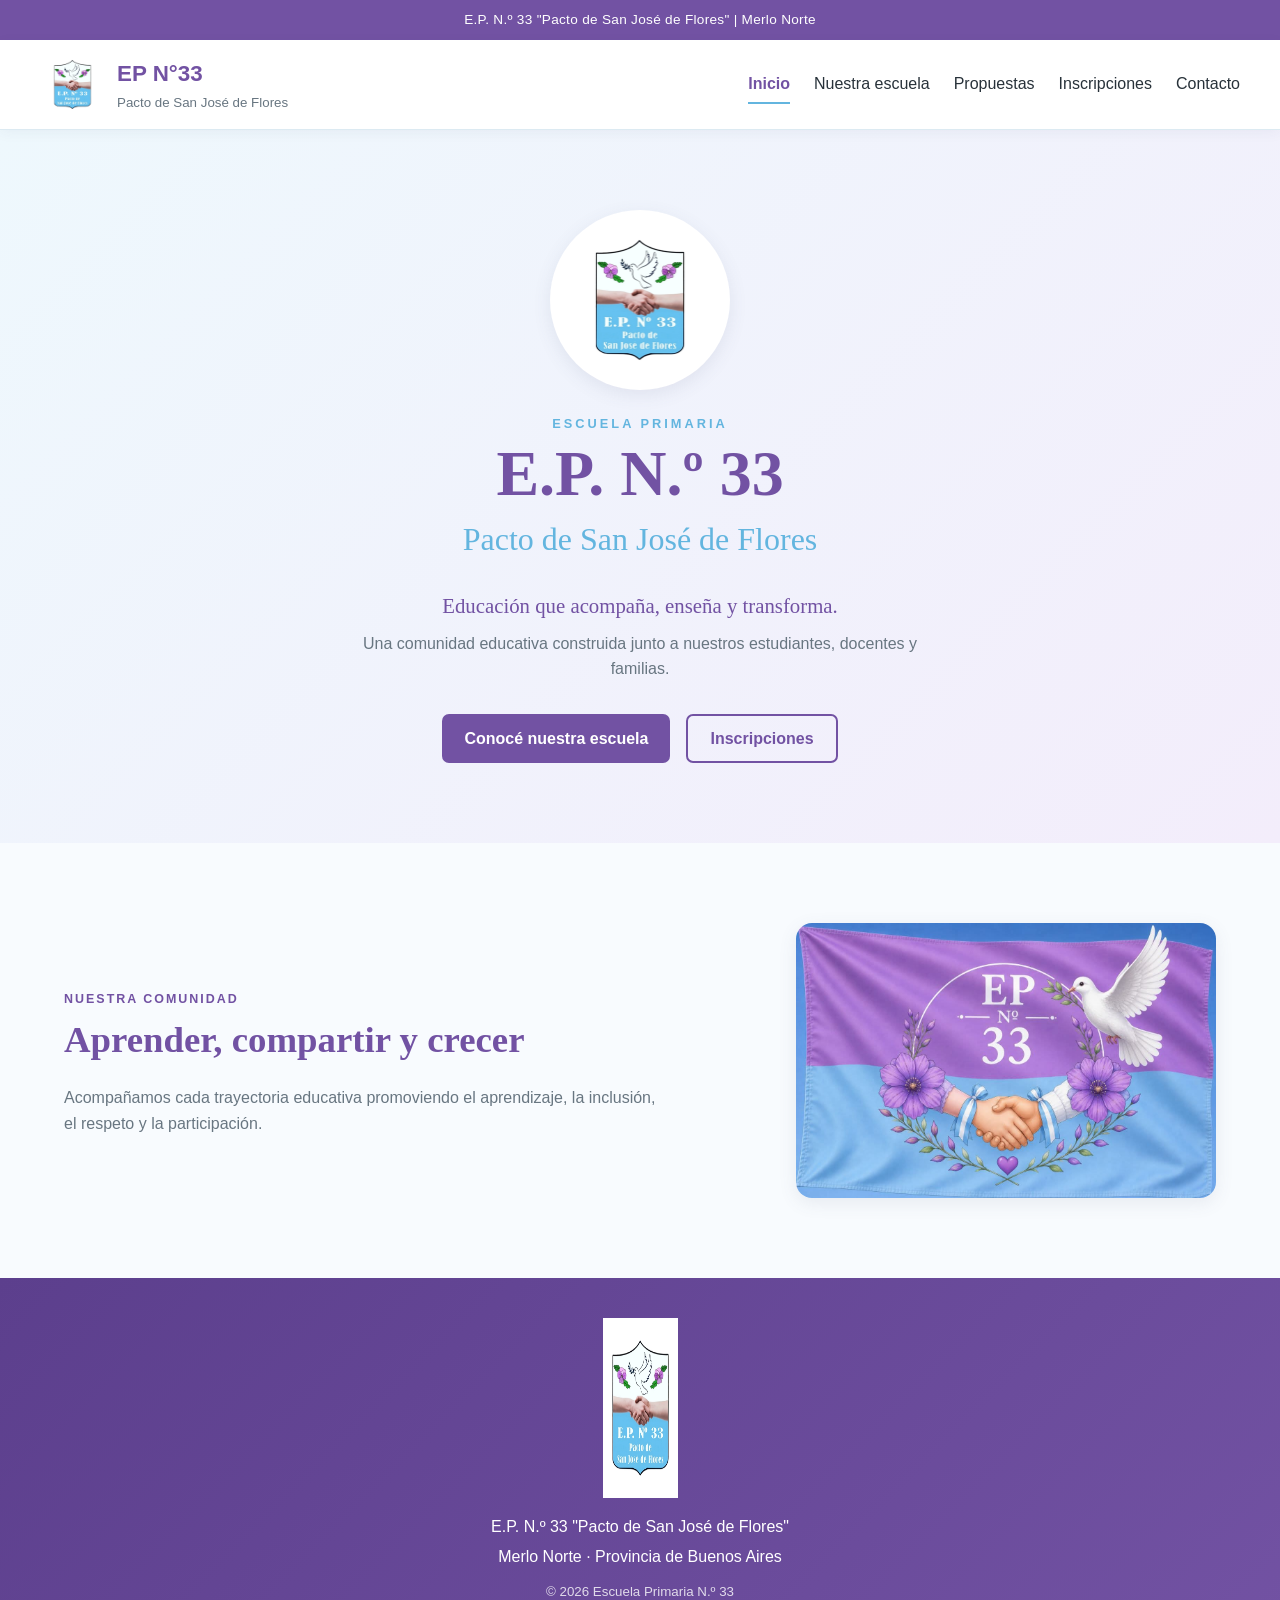
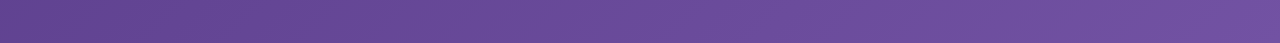
<file: ESCUELA 33/index.html>
<!DOCTYPE html>

<html lang="es">
<head>
<meta charset="utf-8"/>
<meta content="width=device-width, initial-scale=1.0" name="viewport"/>
<title>EP N°33 - Pacto de San José de Flores</title>
<link href="css/estilos.css" rel="stylesheet"/>
<meta content="Conocé la Escuela Primaria N.º 33 Pacto de San José de Flores, ubicada en Merlo Norte, y su comunidad educativa." name="description"/></head>
<body>
<!-- Barra superior -->
<div class="top-bar">
        E.P. N.º 33 "Pacto de San José de Flores" | Merlo Norte
    </div>
<!-- ENCABEZADO -->
<header class="header-principal">
<div class="contenedor-nav">
<a class="logo-escuela" href="index.html">
<img alt="Escudo de la EP N°33" height="180" src="img/escudo.jpg" width="180"/>
<div>
<span>EP N°33</span>
<small>Pacto de San José de Flores</small>
</div>
</a>
<button aria-controls="navegacion-principal" aria-expanded="false" aria-label="Abrir menú de navegación" class="menu-toggle" type="button">☰ Menú</button><nav aria-label="Navegación principal" id="navegacion-principal">
<ul class="menu-navegacion">
<li><a aria-current="page" class="activo" href="index.html">Inicio</a></li>
<li>
<a href="nuestra-escuela.html">
                            Nuestra escuela
                        </a>
</li>
<li>
<a href="propuestas.html">
                            Propuestas
                        </a>
</li>
<li>
<a href="inscripciones.html">
                            Inscripciones
                        </a>
</li>
<li>
<a href="contacto.html">
                            Contacto
                        </a>
</li>
</ul>
</nav>
</div>
</header>
<main class="inicio">
<!-- PORTADA PRINCIPAL -->
<section class="inicio-portada">
<div class="inicio-logo">
<img alt="Escudo de la Escuela Primaria N°33" height="180" src="img/escudo.jpg" width="180"/>
</div>
<span class="inicio-etiqueta">
                ESCUELA PRIMARIA
            </span>
<h1>
                E.P. N.º 33
            </h1>
<h2>
                Pacto de San José de Flores
            </h2>
<p class="inicio-frase">
                Educación que acompaña, enseña y transforma.
            </p>
<p class="inicio-descripcion">
                Una comunidad educativa construida junto a nuestros
                estudiantes, docentes y familias.
            </p>
<div class="inicio-botones">
<a class="btn-principal" href="nuestra-escuela.html">
                    Conocé nuestra escuela
                </a>
<a class="btn-secundario" href="inscripciones.html">
                    Inscripciones
                </a>
</div>
</section>
<!-- SEGUNDA PARTE -->
<section class="inicio-mensaje">
<div>
<span class="etiqueta">
                    NUESTRA COMUNIDAD
                </span>
<h2>
                    Aprender, compartir y crecer
                </h2>
<p>
                    Acompañamos cada trayectoria educativa promoviendo
                    el aprendizaje, la inclusión, el respeto y la participación.
                </p>
</div>
<div class="inicio-bandera">
<img alt="Bandera de la Escuela Primaria N°33" decoding="async" loading="lazy" src="img/bandera.jpg"/>
</div>
</section>
</main>
<!-- FOOTER -->
<footer class="footer-principal">
<img alt="Escudo EP N°33" decoding="async" height="180" loading="lazy" src="img/escudo.jpg" width="180"/>
<p>
            E.P. N.º 33 "Pacto de San José de Flores"
        </p>
<p>
            Merlo Norte · Provincia de Buenos Aires
        </p>
<small>
            © 2026 Escuela Primaria N.º 33
        </small>
</footer>
<script defer="True" src="js/navegacion.js"></script></body>
</html>
</file>
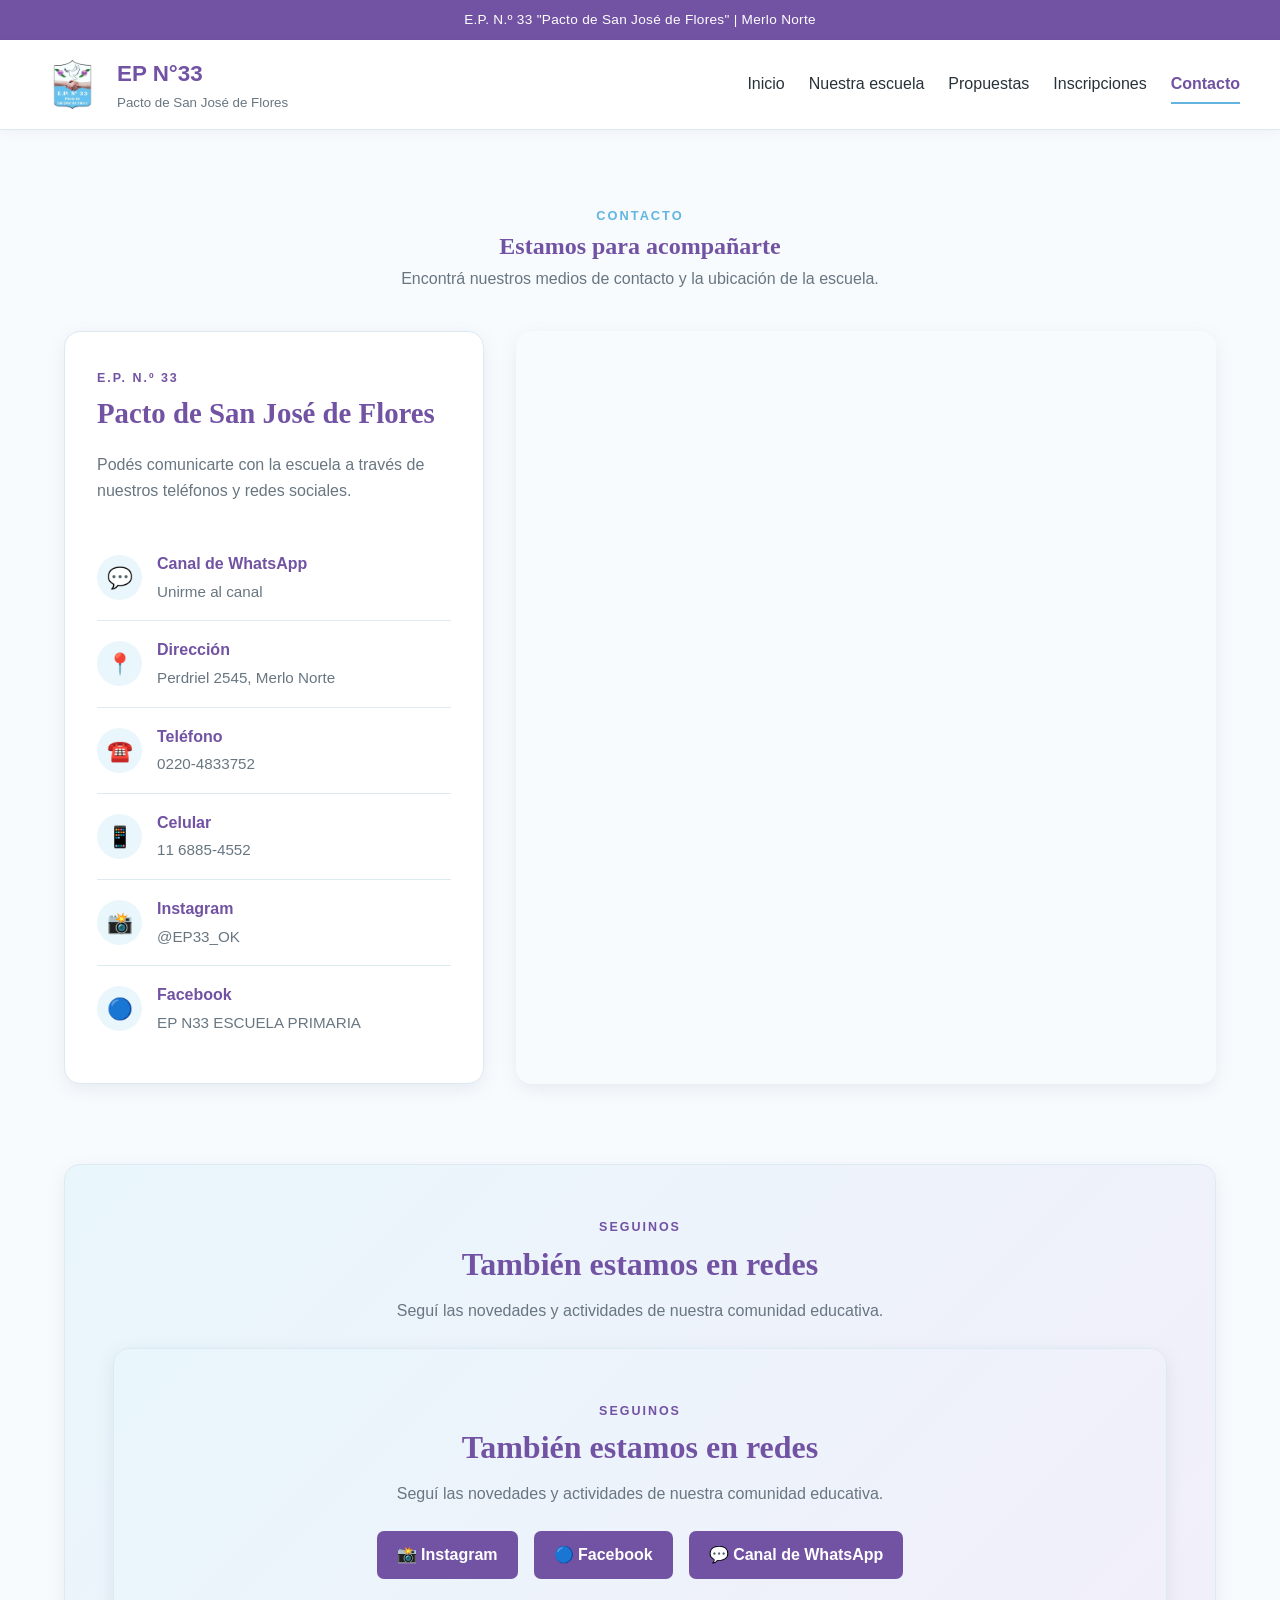
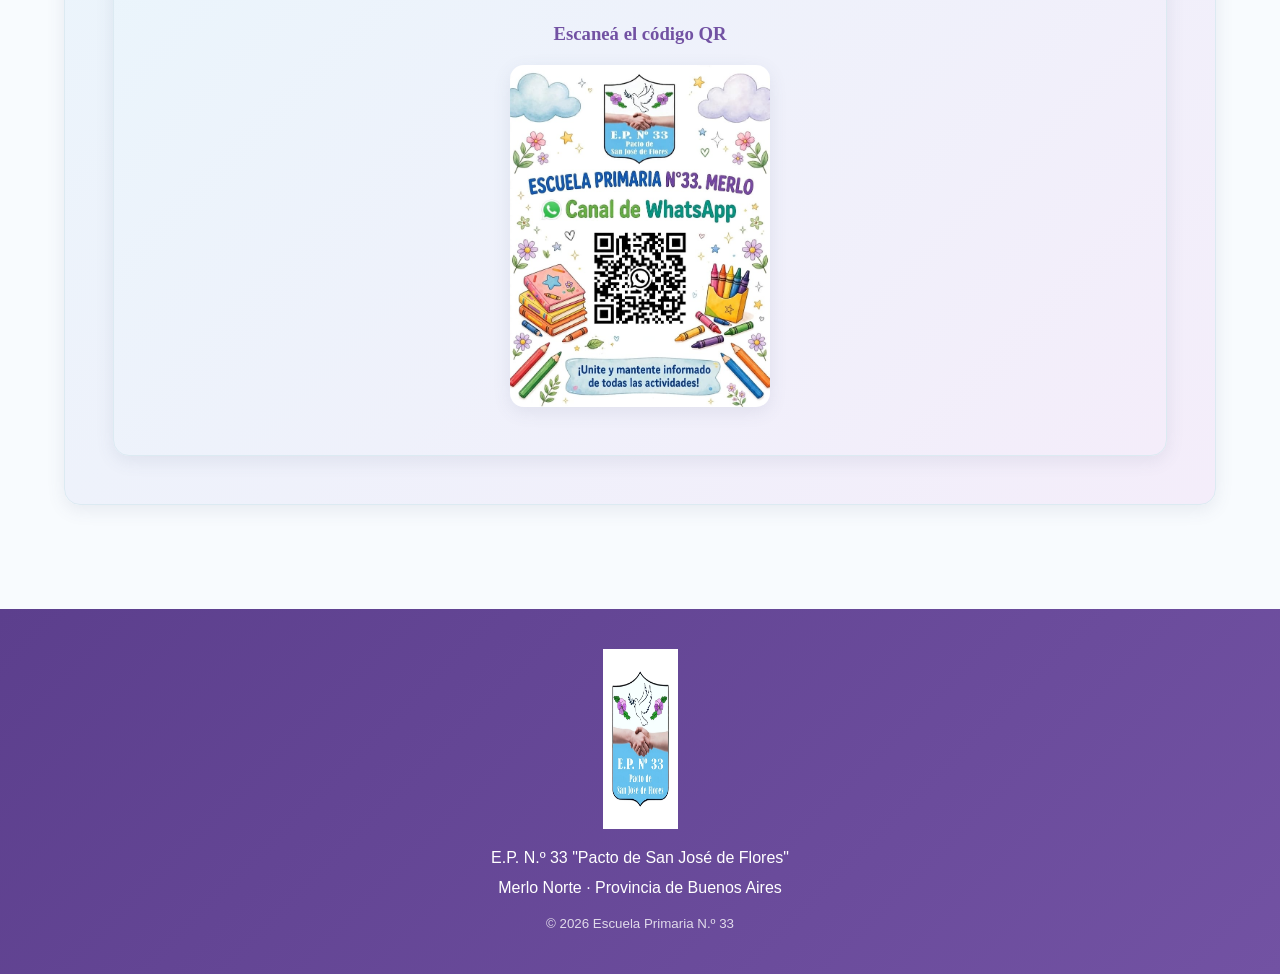
<file: ESCUELA 33/contacto.html>
<!DOCTYPE html>

<html lang="es">
<head>
<meta charset="utf-8"/>
<meta content="width=device-width, initial-scale=1.0" name="viewport"/>
<title>Contacto - EP N°33</title>
<link href="css/estilos.css" rel="stylesheet"/>
<meta content="Encontrá la dirección, los teléfonos, redes sociales y canal de WhatsApp de la Escuela Primaria N.º 33 en Merlo Norte." name="description"/></head>
<body>
<!-- Barra superior -->
<div class="top-bar">
        E.P. N.º 33 "Pacto de San José de Flores" | Merlo Norte
    </div>
<!-- ENCABEZADO -->
<header class="header-principal">
<div class="contenedor-nav">
<a class="logo-escuela" href="index.html">
<img alt="Escudo de la EP N°33" height="180" src="img/escudo.jpg" width="180"/>
<div>
<span>EP N°33</span>
<small>Pacto de San José de Flores</small>
</div>
</a>
<button aria-controls="navegacion-principal" aria-expanded="false" aria-label="Abrir menú de navegación" class="menu-toggle" type="button">☰ Menú</button><nav aria-label="Navegación principal" id="navegacion-principal">
<ul class="menu-navegacion">
<li>
<a href="index.html">
                            Inicio
                        </a>
</li>
<li>
<a href="nuestra-escuela.html">
                            Nuestra escuela
                        </a>
</li>
<li>
<a href="propuestas.html">
                            Propuestas
                        </a>
</li>
<li>
<a href="inscripciones.html">
                            Inscripciones
                        </a>
</li>
<li>
<a aria-current="page" class="activo" href="contacto.html">
                            Contacto
                        </a>
</li>
</ul>
</nav>
</div>
</header>
<!-- CONTENIDO PRINCIPAL -->
<main class="contenedor-pagina">
<section class="pagina-interna">
<div class="titulo-seccion">
<span>CONTACTO</span>
<h1>
                    Estamos para acompañarte
                </h1>
<p>
                    Encontrá nuestros medios de contacto y la ubicación de la escuela.
                </p>
</div>
<div class="contacto-pagina">
<!-- INFORMACIÓN -->
<div class="contacto-informacion">
<span class="etiqueta">
                        E.P. N.º 33
                    </span>
<h2>
                        Pacto de San José de Flores
                    </h2>
<p class="contacto-intro">
                        Podés comunicarte con la escuela a través de nuestros
                        teléfonos y redes sociales.
                    </p>
<!-- DIRECCIÓN -->
<div class="contacto-item">
<div class="contacto-icono">
                            💬
                        </div>
<div>
<h3>Canal de WhatsApp</h3>
<a href="https://whatsapp.com/channel/0029Vb8m4AF89indKiDJM11M" rel="noopener noreferrer" target="_blank">

                                Unirme al canal

                            </a>
</div>

</div><div class="contacto-item"><div class="contacto-icono">📍</div><div>
<h3>Dirección</h3>
<a href="https://www.google.com/maps/search/?api=1&amp;query=Perdriel+2545+Merlo+Norte" rel="noopener noreferrer" target="_blank">

                                Perdriel 2545, Merlo Norte

                            </a>
</div></div>
<!-- TELÉFONO -->
<div class="contacto-item">
<div class="contacto-icono">
                            ☎️
                        </div>
<div>
<h3>Teléfono</h3>
<a href="tel:02204833752">
                                0220-4833752
                            </a>
</div>
</div>
<!-- CELULAR -->
<div class="contacto-item">
<div class="contacto-icono">
                            📱
                        </div>
<div>
<h3>Celular</h3>
<a href="tel:+541168854552">
                                11 6885-4552
                            </a>
</div>
</div>
<!-- INSTAGRAM -->
<div class="contacto-item">
<div class="contacto-icono">
                            📸
                        </div>
<div>
<h3>Instagram</h3>
<a href="https://www.instagram.com/ep33_ok/" rel="noopener noreferrer" target="_blank">
                                @EP33_OK
                            </a>
</div>
</div>
<!-- FACEBOOK -->
<div class="contacto-item">
<div class="contacto-icono">
                            🔵
                        </div>
<div>
<h3>Facebook</h3>
<a href="https://www.facebook.com/p/EP-N33-Escuela-Primaria-100063948784350/?locale=es_LA" rel="noopener noreferrer" target="_blank">

                                EP N33 ESCUELA PRIMARIA

                            </a>
</div>
</div>
</div>
<!-- MAPA -->
<div class="contacto-mapa">
<iframe loading="lazy" src="https://maps.google.com/maps?q=Perdriel%202545%20Merlo%20Norte&amp;t=&amp;z=16&amp;ie=UTF8&amp;iwloc=&amp;output=embed">
</iframe>
</div>
</div>
<!-- REDES -->
<div class="contacto-redes">
<span class="etiqueta">
                    SEGUINOS
                </span>
<h2>
                    También estamos en redes
                </h2>
<p>
                    Seguí las novedades y actividades de nuestra comunidad educativa.
                </p>
<div class="contacto-redes">
<span class="etiqueta">
                        SEGUINOS
                    </span>
<h2>
                        También estamos en redes
                    </h2>
<p>
                        Seguí las novedades y actividades de nuestra comunidad educativa.
                    </p>
<!-- BOTONES -->
<div class="botones-redes">
<a class="btn-red-social" href="https://www.instagram.com/ep33_ok/" rel="noopener noreferrer" target="_blank">

                            📸 Instagram

                        </a>
<a class="btn-red-social" href="https://www.facebook.com/p/EP-N33-Escuela-Primaria-100063948784350/?locale=es_LA" rel="noopener noreferrer" target="_blank">

                            🔵 Facebook

                        </a>
<a class="btn-red-social" href="https://whatsapp.com/channel/0029Vb8m4AF89indKiDJM11M" rel="noopener noreferrer" target="_blank">

                            💬 Canal de WhatsApp

                        </a>
</div>
<!-- QR, FUERA DE botones-redes -->
<div class="whatsapp-qr">
<h3>
                            Escaneá el código QR
                        </h3>
<img alt="Código QR del canal de WhatsApp de la EP N°33" decoding="async" loading="lazy" src="img/canal.jpg"/>
</div>
</div>
</div>
</section>
</main>
<!-- PIE DE PÁGINA -->
<footer class="footer-principal">
<img alt="Escudo EP N°33" decoding="async" height="180" loading="lazy" src="img/escudo.jpg" width="180"/>
<p>
            E.P. N.º 33 "Pacto de San José de Flores"
        </p>
<p>
            Merlo Norte · Provincia de Buenos Aires
        </p>
<small>
            © 2026 Escuela Primaria N.º 33
        </small>
</footer>
<script defer="True" src="js/navegacion.js"></script></body>
</html>
</file>
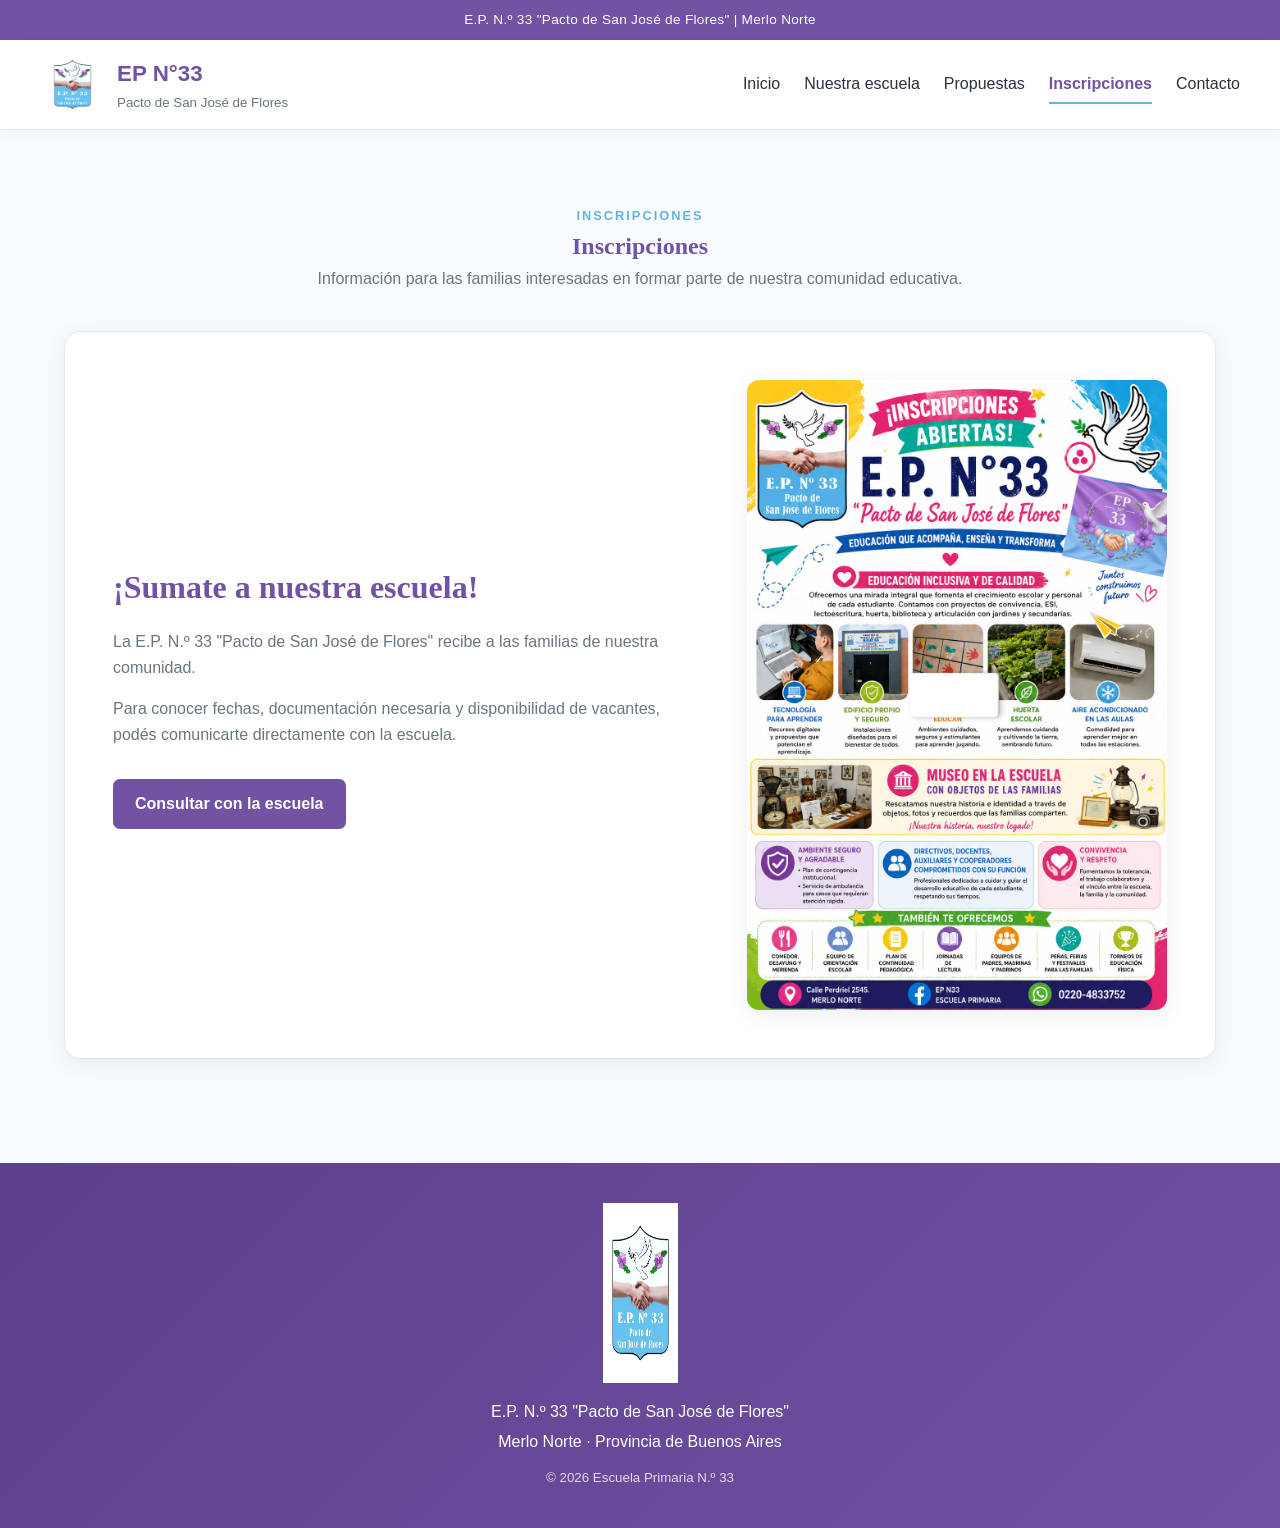
<file: ESCUELA 33/inscripciones.html>
<!DOCTYPE html>

<html lang="es">
<head>
<meta charset="utf-8"/>
<meta content="width=device-width, initial-scale=1.0" name="viewport"/>
<title>Inscripciones - EP N°33</title>
<link href="css/estilos.css" rel="stylesheet"/>
<meta content="Consultá información sobre las inscripciones y cómo comunicarte con la Escuela Primaria N.º 33 de Merlo Norte." name="description"/></head>
<body>
<!-- Barra superior -->
<div class="top-bar">
        E.P. N.º 33 "Pacto de San José de Flores" | Merlo Norte
    </div>
<!-- ENCABEZADO -->
<header class="header-principal">
<div class="contenedor-nav">
<a class="logo-escuela" href="index.html">
<img alt="Escudo de la EP N°33" height="180" src="img/escudo.jpg" width="180"/>
<div>
<span>EP N°33</span>
<small>Pacto de San José de Flores</small>
</div>
</a>
<button aria-controls="navegacion-principal" aria-expanded="false" aria-label="Abrir menú de navegación" class="menu-toggle" type="button">☰ Menú</button><nav aria-label="Navegación principal" id="navegacion-principal">
<ul class="menu-navegacion">
<li>
<a href="index.html">
                            Inicio
                        </a>
</li>
<li>
<a href="nuestra-escuela.html">
                            Nuestra escuela
                        </a>
</li>
<li>
<a href="propuestas.html">
                            Propuestas
                        </a>
</li>
<li>
<a aria-current="page" class="activo" href="inscripciones.html">
                            Inscripciones
                        </a>
</li>
<li>
<a href="contacto.html">
                            Contacto
                        </a>
</li>
</ul>
</nav>
</div>
</header>
<!-- CONTENIDO PRINCIPAL -->
<main class="contenedor-pagina">
<section class="pagina-interna">
<div class="titulo-seccion">
<span>INSCRIPCIONES</span>
<h1>
                    Inscripciones
                </h1>
<p>
                    Información para las familias interesadas en formar parte
                    de nuestra comunidad educativa.
                </p>
</div>
<div class="inscripciones-detalle">
<div class="inscripciones-contenido">
<h2>
                        ¡Sumate a nuestra escuela!
                    </h2>
<p>
                        La E.P. N.º 33 "Pacto de San José de Flores"
                        recibe a las familias de nuestra comunidad.
                    </p>
<p>
                        Para conocer fechas, documentación necesaria
                        y disponibilidad de vacantes, podés comunicarte
                        directamente con la escuela.
                    </p>
<a class="btn-principal" href="contacto.html">
                        Consultar con la escuela
                    </a>
</div>
<div class="inscripciones-flyer">
<img alt="Información de inscripciones de la EP N°33" decoding="async" loading="lazy" src="img/inscripciones.jpg"/>
</div>
</div>
</section>
</main>
<!-- PIE DE PÁGINA -->
<footer class="footer-principal">
<img alt="Escudo EP N°33" decoding="async" height="180" loading="lazy" src="img/escudo.jpg" width="180"/>
<p>
            E.P. N.º 33 "Pacto de San José de Flores"
        </p>
<p>
            Merlo Norte · Provincia de Buenos Aires
        </p>
<small>
            © 2026 Escuela Primaria N.º 33
        </small>
</footer>
<script defer="True" src="js/navegacion.js"></script></body>
</html>
</file>
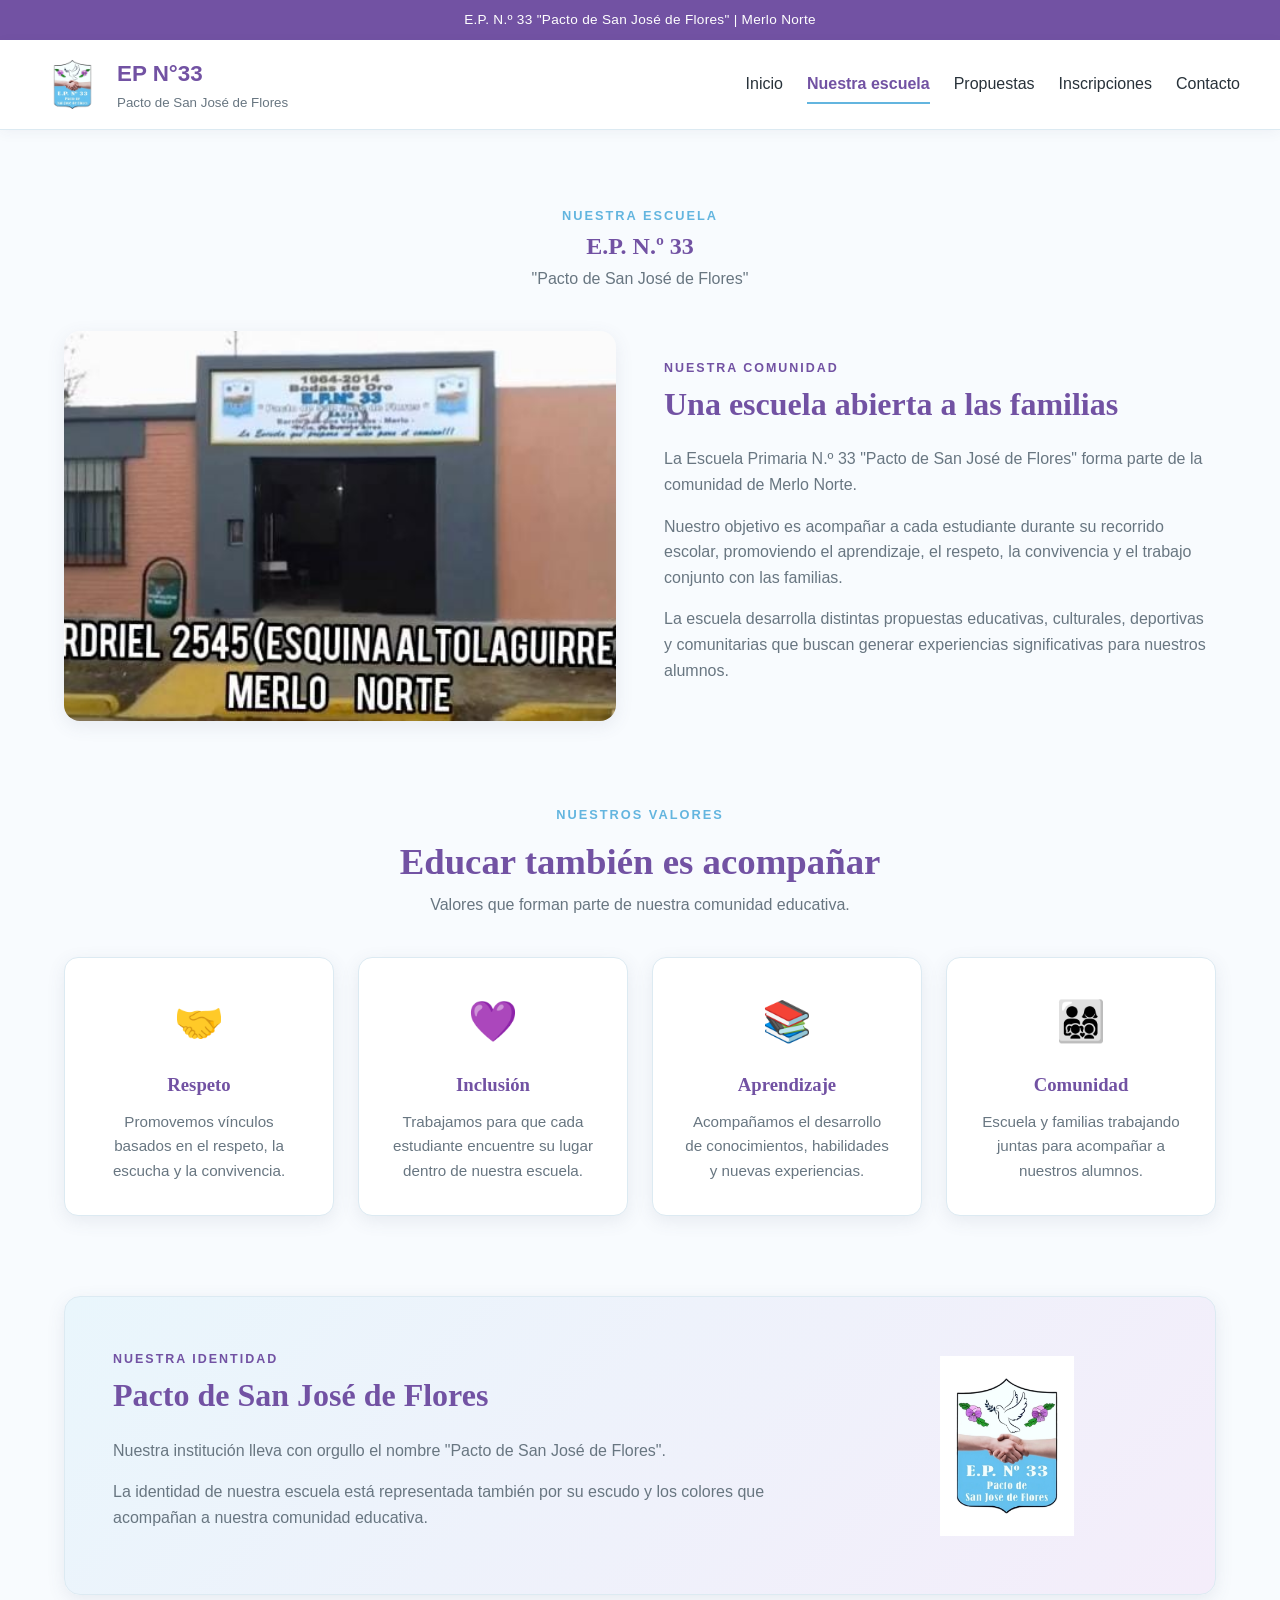
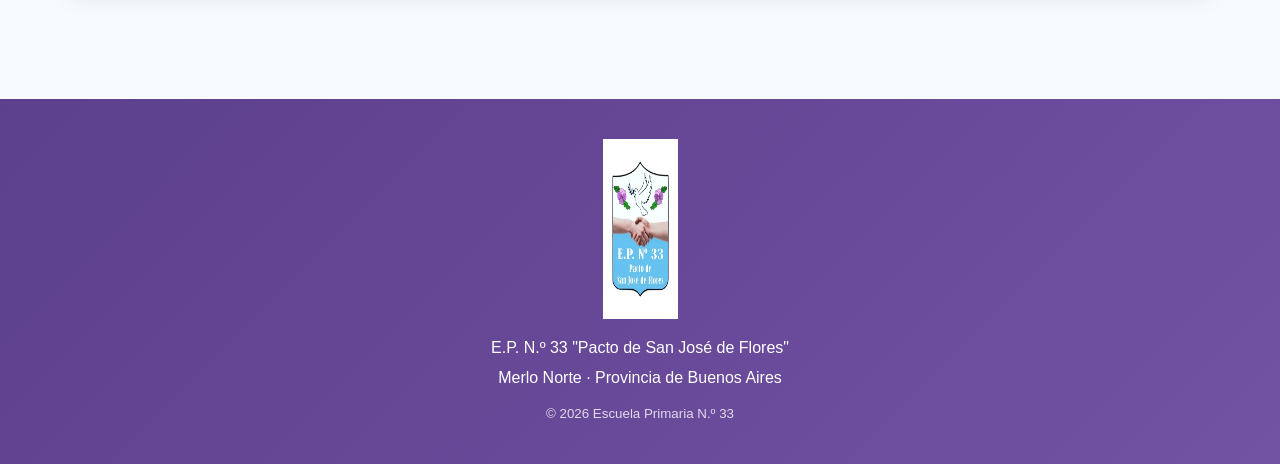
<file: ESCUELA 33/nuestra-escuela.html>
<!DOCTYPE html>

<html lang="es">
<head>
<meta charset="utf-8"/>
<meta content="width=device-width, initial-scale=1.0" name="viewport"/>
<title>Nuestra escuela - EP N°33</title>
<link href="css/estilos.css" rel="stylesheet"/>
<meta content="Conocé la historia, identidad y comunidad de la Escuela Primaria N.º 33 Pacto de San José de Flores, en Merlo Norte." name="description"/></head>
<body>
<!-- Barra superior -->
<div class="top-bar">
        E.P. N.º 33 "Pacto de San José de Flores" | Merlo Norte
    </div>
<!-- ENCABEZADO -->
<header class="header-principal">
<div class="contenedor-nav">
<a class="logo-escuela" href="index.html">
<img alt="Escudo de la EP N°33" height="180" src="img/escudo.jpg" width="180"/>
<div>
<span>EP N°33</span>
<small>Pacto de San José de Flores</small>
</div>
</a>
<button aria-controls="navegacion-principal" aria-expanded="false" aria-label="Abrir menú de navegación" class="menu-toggle" type="button">☰ Menú</button><nav aria-label="Navegación principal" id="navegacion-principal">
<ul class="menu-navegacion">
<li>
<a href="index.html">
                            Inicio
                        </a>
</li>
<li>
<a aria-current="page" class="activo" href="nuestra-escuela.html">
                            Nuestra escuela
                        </a>
</li>
<li>
<a href="propuestas.html">
                            Propuestas
                        </a>
</li>
<li>
<a href="inscripciones.html">
                            Inscripciones
                        </a>
</li>
<li>
<a href="contacto.html">
                            Contacto
                        </a>
</li>
</ul>
</nav>
</div>
</header>
<!-- CONTENIDO PRINCIPAL -->
<main class="contenedor-pagina">
<!-- PRESENTACIÓN -->
<section class="pagina-interna">
<div class="titulo-seccion">
<span>NUESTRA ESCUELA</span>
<h1>
                    E.P. N.º 33
                </h1>
<p>
                    "Pacto de San José de Flores"
                </p>
</div>
<!-- HISTORIA / PRESENTACIÓN -->
<div class="institucional-principal">
<div class="institucional-imagen">
<img alt="Frente de la Escuela Primaria N°33" decoding="async" loading="lazy" src="img/frente-escuela.jpg"/>
</div>
<div class="institucional-texto">
<span class="etiqueta">
                        NUESTRA COMUNIDAD
                    </span>
<h2>
                        Una escuela abierta a las familias
                    </h2>
<p>
                        La Escuela Primaria N.º 33 "Pacto de San José de Flores"
                        forma parte de la comunidad de Merlo Norte.
                    </p>
<p>
                        Nuestro objetivo es acompañar a cada estudiante
                        durante su recorrido escolar, promoviendo el aprendizaje,
                        el respeto, la convivencia y el trabajo conjunto
                        con las familias.
                    </p>
<p>
                        La escuela desarrolla distintas propuestas educativas,
                        culturales, deportivas y comunitarias que buscan generar
                        experiencias significativas para nuestros alumnos.
                    </p>
</div>
</div>
<!-- VALORES -->
<div class="titulo-seccion">
<span>NUESTROS VALORES</span>
<h2>
                    Educar también es acompañar
                </h2>
<p>
                    Valores que forman parte de nuestra comunidad educativa.
                </p>
</div>
<div class="grilla-valores">
<article class="tarjeta-valor">
<div class="icono-valor">🤝</div>
<h3>Respeto</h3>
<p>
                        Promovemos vínculos basados en el respeto,
                        la escucha y la convivencia.
                    </p>
</article>
<article class="tarjeta-valor">
<div class="icono-valor">💜</div>
<h3>Inclusión</h3>
<p>
                        Trabajamos para que cada estudiante encuentre
                        su lugar dentro de nuestra escuela.
                    </p>
</article>
<article class="tarjeta-valor">
<div class="icono-valor">📚</div>
<h3>Aprendizaje</h3>
<p>
                        Acompañamos el desarrollo de conocimientos,
                        habilidades y nuevas experiencias.
                    </p>
</article>
<article class="tarjeta-valor">
<div class="icono-valor">👨‍👩‍👧‍👦</div>
<h3>Comunidad</h3>
<p>
                        Escuela y familias trabajando juntas
                        para acompañar a nuestros alumnos.
                    </p>
</article>
</div>
<!-- IDENTIDAD DE LA ESCUELA -->
<div class="identidad-escuela">
<div class="identidad-texto">
<span class="etiqueta">
                        NUESTRA IDENTIDAD
                    </span>
<h2>
                        Pacto de San José de Flores
                    </h2>
<p>
                        Nuestra institución lleva con orgullo el nombre
                        "Pacto de San José de Flores".
                    </p>
<p>
                        La identidad de nuestra escuela está representada
                        también por su escudo y los colores que acompañan
                        a nuestra comunidad educativa.
                    </p>
</div>
<div class="identidad-imagen">
<img alt="Escudo de la Escuela Primaria N°33" decoding="async" height="180" loading="lazy" src="img/escudo.jpg" width="180"/>
</div>
</div>
</section>
</main>
<!-- PIE DE PÁGINA -->
<footer class="footer-principal">
<img alt="Escudo EP N°33" decoding="async" height="180" loading="lazy" src="img/escudo.jpg" width="180"/>
<p>
            E.P. N.º 33 "Pacto de San José de Flores"
        </p>
<p>
            Merlo Norte · Provincia de Buenos Aires
        </p>
<small>
            © 2026 Escuela Primaria N.º 33
        </small>
</footer>
<script defer="True" src="js/navegacion.js"></script></body>
</html>
</file>
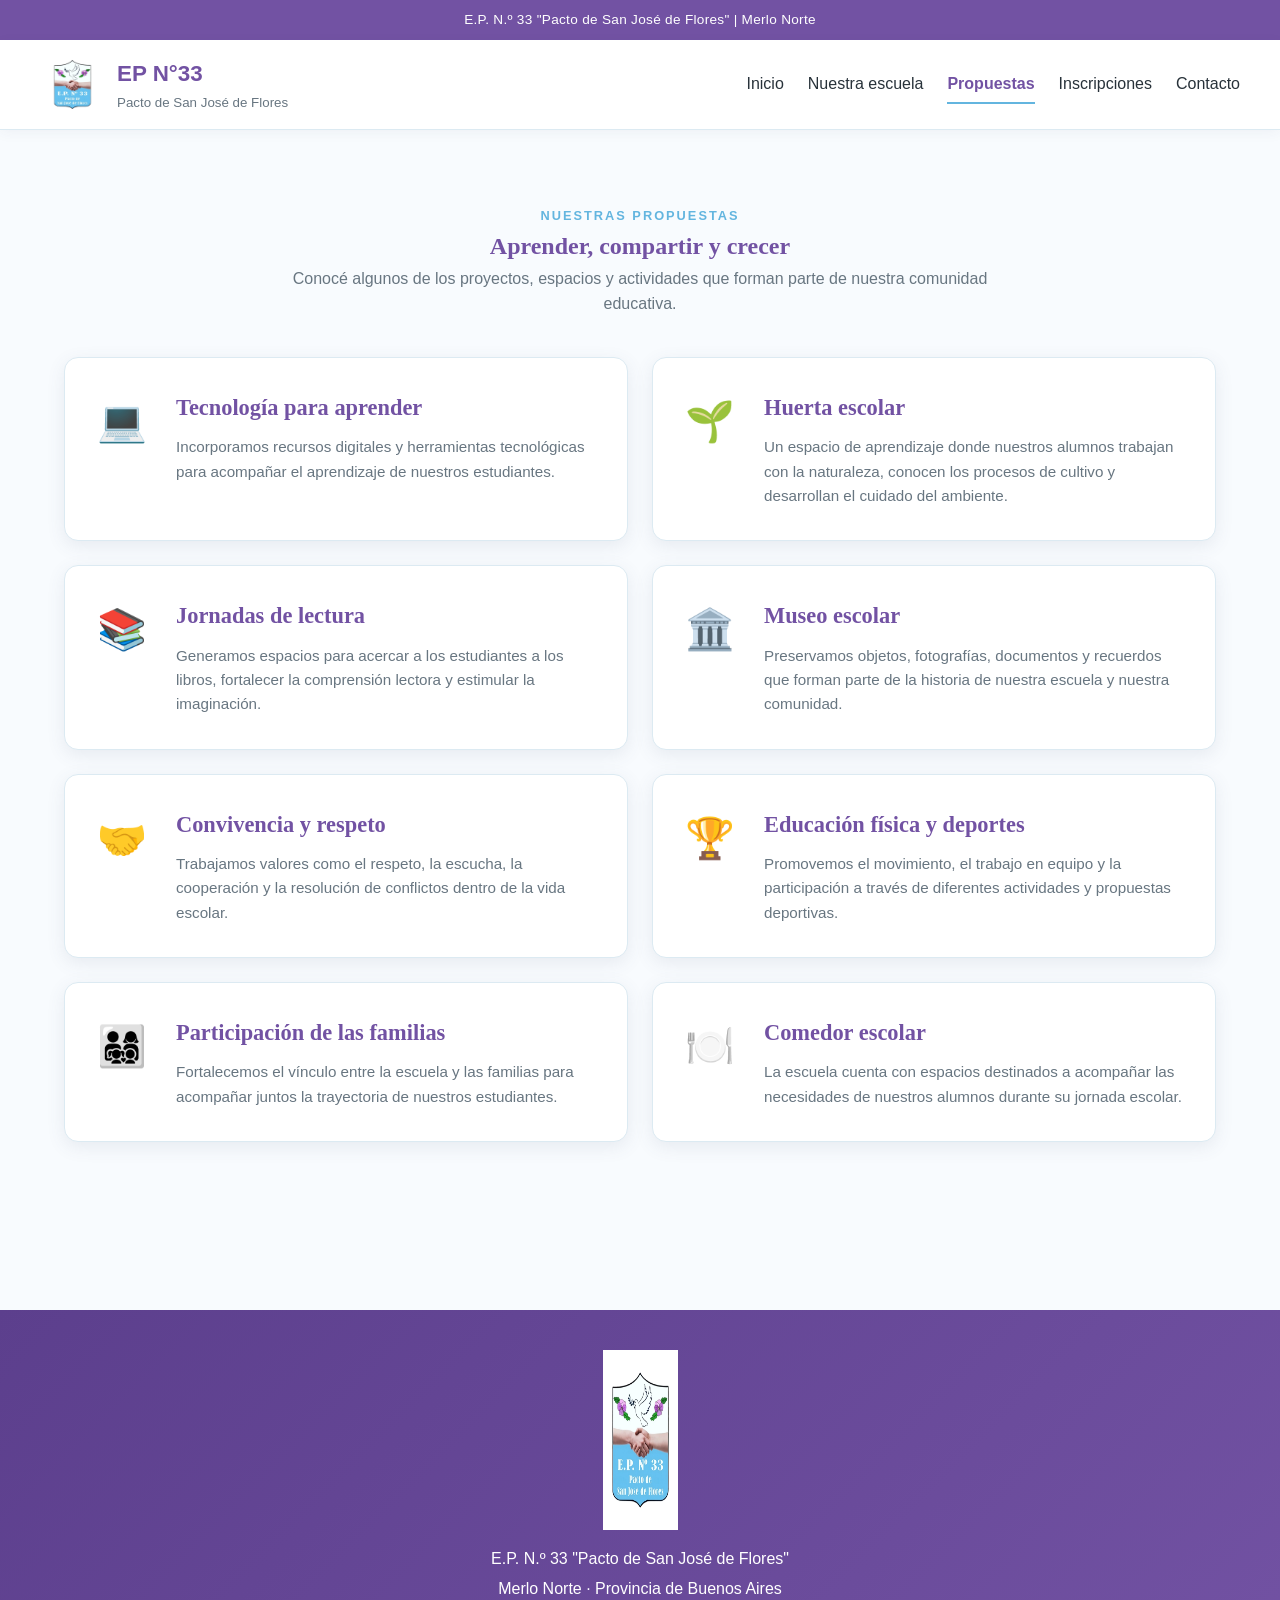
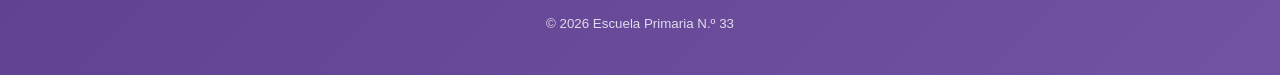
<file: ESCUELA 33/propuestas.html>
<!DOCTYPE html>

<html lang="es">
<head>
<meta charset="utf-8"/>
<meta content="width=device-width, initial-scale=1.0" name="viewport"/>
<title>Propuestas - EP N°33</title>
<link href="css/estilos.css" rel="stylesheet"/>
<meta content="Explorá las propuestas educativas de la Escuela Primaria N.º 33 Pacto de San José de Flores en Merlo Norte." name="description"/></head>
<body>
<!-- Barra superior -->
<div class="top-bar">
        E.P. N.º 33 "Pacto de San José de Flores" | Merlo Norte
    </div>
<!-- ENCABEZADO -->
<header class="header-principal">
<div class="contenedor-nav">
<a class="logo-escuela" href="index.html">
<img alt="Escudo de la EP N°33" height="180" src="img/escudo.jpg" width="180"/>
<div>
<span>EP N°33</span>
<small>Pacto de San José de Flores</small>
</div>
</a>
<button aria-controls="navegacion-principal" aria-expanded="false" aria-label="Abrir menú de navegación" class="menu-toggle" type="button">☰ Menú</button><nav aria-label="Navegación principal" id="navegacion-principal">
<ul class="menu-navegacion">
<li>
<a href="index.html">
                            Inicio
                        </a>
</li>
<li>
<a href="nuestra-escuela.html">
                            Nuestra escuela
                        </a>
</li>
<li>
<a aria-current="page" class="activo" href="propuestas.html">
                            Propuestas
                        </a>
</li>
<li>
<a href="inscripciones.html">
                            Inscripciones
                        </a>
</li>
<li>
<a href="contacto.html">
                            Contacto
                        </a>
</li>
</ul>
</nav>
</div>
</header>
<!-- CONTENIDO PRINCIPAL -->
<main class="contenedor-pagina">
<section class="pagina-interna">
<div class="titulo-seccion">
<span>NUESTRAS PROPUESTAS</span>
<h1>
                    Aprender, compartir y crecer
                </h1>
<p>
                    Conocé algunos de los proyectos, espacios y actividades
                    que forman parte de nuestra comunidad educativa.
                </p>
</div>
<div class="grilla-propuestas-completa">
<!-- TECNOLOGÍA -->
<article class="propuesta-completa">
<div class="propuesta-icono">
                        💻
                    </div>
<div class="propuesta-info">
<h2>
                            Tecnología para aprender
                        </h2>
<p>
                            Incorporamos recursos digitales y herramientas
                            tecnológicas para acompañar el aprendizaje
                            de nuestros estudiantes.
                        </p>
</div>
</article>
<!-- HUERTA -->
<article class="propuesta-completa">
<div class="propuesta-icono">
                        🌱
                    </div>
<div class="propuesta-info">
<h2>
                            Huerta escolar
                        </h2>
<p>
                            Un espacio de aprendizaje donde nuestros alumnos
                            trabajan con la naturaleza, conocen los procesos
                            de cultivo y desarrollan el cuidado del ambiente.
                        </p>
</div>
</article>
<!-- LECTURA -->
<article class="propuesta-completa">
<div class="propuesta-icono">
                        📚
                    </div>
<div class="propuesta-info">
<h2>
                            Jornadas de lectura
                        </h2>
<p>
                            Generamos espacios para acercar a los estudiantes
                            a los libros, fortalecer la comprensión lectora
                            y estimular la imaginación.
                        </p>
</div>
</article>
<!-- MUSEO -->
<article class="propuesta-completa">
<div class="propuesta-icono">
                        🏛️
                    </div>
<div class="propuesta-info">
<h2>
                            Museo escolar
                        </h2>
<p>
                            Preservamos objetos, fotografías, documentos
                            y recuerdos que forman parte de la historia
                            de nuestra escuela y nuestra comunidad.
                        </p>
</div>
</article>
<!-- CONVIVENCIA -->
<article class="propuesta-completa">
<div class="propuesta-icono">
                        🤝
                    </div>
<div class="propuesta-info">
<h2>
                            Convivencia y respeto
                        </h2>
<p>
                            Trabajamos valores como el respeto, la escucha,
                            la cooperación y la resolución de conflictos
                            dentro de la vida escolar.
                        </p>
</div>
</article>
<!-- EDUCACIÓN FÍSICA -->
<article class="propuesta-completa">
<div class="propuesta-icono">
                        🏆
                    </div>
<div class="propuesta-info">
<h2>
                            Educación física y deportes
                        </h2>
<p>
                            Promovemos el movimiento, el trabajo en equipo
                            y la participación a través de diferentes
                            actividades y propuestas deportivas.
                        </p>
</div>
</article>
<!-- FAMILIAS -->
<article class="propuesta-completa">
<div class="propuesta-icono">
                        👨‍👩‍👧‍👦
                    </div>
<div class="propuesta-info">
<h2>
                            Participación de las familias
                        </h2>
<p>
                            Fortalecemos el vínculo entre la escuela
                            y las familias para acompañar juntos
                            la trayectoria de nuestros estudiantes.
                        </p>
</div>
</article>
<!-- COMEDOR -->
<article class="propuesta-completa">
<div class="propuesta-icono">
                        🍽️
                    </div>
<div class="propuesta-info">
<h2>
                            Comedor escolar
                        </h2>
<p>
                            La escuela cuenta con espacios destinados
                            a acompañar las necesidades de nuestros alumnos
                            durante su jornada escolar.
                        </p>
</div>
</article>
</div>
</section>
</main>
<!-- PIE DE PÁGINA -->
<footer class="footer-principal">
<img alt="Escudo EP N°33" decoding="async" height="180" loading="lazy" src="img/escudo.jpg" width="180"/>
<p>
            E.P. N.º 33 "Pacto de San José de Flores"
        </p>
<p>
            Merlo Norte · Provincia de Buenos Aires
        </p>
<small>
            © 2026 Escuela Primaria N.º 33
        </small>
</footer>
<script defer="True" src="js/navegacion.js"></script></body>
</html>
</file>
<file: ESCUELA 33/css/estilos.css>
:root {
    --color-fondo: #f8fbfe;
    --color-superficie: #ffffff;

    --color-primario: #7252a3;
    --color-primario-oscuro: #5c3f8d;

    --color-secundario: #63b5df;
    --color-celeste-suave: #e9f6fc;

    --color-acento: #865fc0;
    --color-acento-hover: #68469c;

    --color-verde: #5e9f67;

    --color-texto: #28323a;
    --color-texto-suave: #687681;

    --borde-suave: #dceaf2;

    --fuente-editorial: 'Georgia', 'Garamond', serif;
    --fuente-sans: 'Segoe UI', Tahoma, Geneva, Verdana, sans-serif;

    --sombra-suave: 0 5px 18px rgba(79, 88, 120, 0.10);
}


/* RESETEO GENERAL */

* {
    box-sizing: border-box;
    margin: 0;
    padding: 0;
}

html {
    scroll-behavior: smooth;
}

body {
    background-color: var(--color-fondo);
    color: var(--color-texto);
    font-family: var(--fuente-editorial);
    line-height: 1.6;

    display: flex;
    flex-direction: column;

    min-height: 100vh;
}

a {
    text-decoration: none;
    color: inherit;
}

img {
    display: block;
    max-width: 100%;
}

h1,
h2,
h3 {
    color: var(--color-primario);
}


/* BARRA SUPERIOR */

.top-bar {
    background-color: var(--color-primario);
    color: white;

    text-align: center;

    padding: 9px 15px;

    font-family: var(--fuente-sans);
    font-size: 0.85rem;

    letter-spacing: 0.3px;
}


/* HEADER */

.header-principal {
    background-color: rgba(255, 255, 255, 0.96);

    border-bottom: 1px solid var(--borde-suave);

    padding: 12px 30px;

    position: sticky;
    top: 0;

    z-index: 100;

    box-shadow: 0 3px 12px rgba(50, 60, 90, 0.05);
}

.contenedor-nav {
    max-width: 1200px;

    margin: 0 auto;

    display: flex;

    justify-content: space-between;
    align-items: center;

    gap: 2rem;
}


/* LOGO */

.logo-escuela {
    display: flex;
    align-items: center;

    gap: 12px;
}

.logo-escuela img {
    width: 65px;
    height: 65px;

    object-fit: contain;
}

.logo-escuela span {
    display: block;

    color: var(--color-primario);

    font-family: var(--fuente-sans);

    font-size: 1.4rem;
    font-weight: 700;
}

.logo-escuela small {
    display: block;

    color: var(--color-texto-suave);

    font-family: var(--fuente-sans);
}


/* MENÚ */

.menu-navegacion {
    display: flex;

    list-style: none;

    gap: 1.5rem;

    font-family: var(--fuente-sans);
}

.menu-navegacion a {
    font-weight: 500;

    transition: color 0.2s ease;
}

.menu-navegacion a:hover {
    color: var(--color-primario);
}


/* CONTENEDOR PRINCIPAL */

.contenedor-pagina {
    max-width: 1200px;

    width: 100%;

    margin: 2.5rem auto;

    padding: 0 1.5rem;

    flex: 1;
}


/* HERO */

.hero-escuela {
    display: grid;

    grid-template-columns: 1.1fr 0.9fr;

    min-height: 480px;

    background:
        linear-gradient(135deg,
            #eef8fd,
            #f3edfb);

    border: 1px solid var(--borde-suave);

    border-radius: 18px;

    overflow: hidden;

    box-shadow: var(--sombra-suave);

    margin-bottom: 5rem;
}

.hero-texto {
    padding: 4rem;

    display: flex;

    flex-direction: column;
    justify-content: center;
}

.etiqueta {
    color: var(--color-primario);

    font-family: var(--fuente-sans);

    font-size: 0.78rem;
    font-weight: 700;

    letter-spacing: 2px;

    margin-bottom: 1rem;
}

.hero-texto h1 {
    font-size: 3.2rem;

    line-height: 1.1;

    margin-bottom: 1.5rem;
}

.hero-texto h1 span {
    display: block;

    margin-top: 10px;

    color: var(--color-secundario);

    font-size: 2rem;
}

.hero-texto p {
    color: var(--color-texto-suave);

    font-family: var(--fuente-sans);

    max-width: 550px;

    font-size: 1.05rem;
}

.hero-imagen {
    min-height: 480px;
}

.hero-imagen img {
    width: 100%;
    height: 100%;

    object-fit: cover;
}


/* BOTONES */

.hero-botones {
    display: flex;

    gap: 12px;

    margin-top: 1.8rem;
}

.btn-principal {
    display: inline-block;

    background-color: var(--color-primario);

    color: white;

    padding: 12px 22px;

    border-radius: 7px;

    font-family: var(--fuente-sans);
    font-weight: 700;

    transition:
        background-color 0.2s ease,
        transform 0.2s ease;
}

.btn-principal:hover {
    background-color: var(--color-primario-oscuro);

    transform: translateY(-2px);
}

.btn-secundario {
    display: inline-block;

    border: 2px solid var(--color-primario);

    color: var(--color-primario);

    padding: 10px 22px;

    border-radius: 7px;

    font-family: var(--fuente-sans);
    font-weight: 700;

    transition: 0.2s ease;
}

.btn-secundario:hover {
    background-color: var(--color-primario);

    color: white;
}


/* TÍTULOS DE SECCIÓN */

.titulo-seccion {
    max-width: 700px;

    margin: 0 auto 2.5rem;

    text-align: center;
}

.titulo-seccion span {
    color: var(--color-secundario);

    font-family: var(--fuente-sans);

    font-size: 0.8rem;
    font-weight: 700;

    letter-spacing: 2px;
}

.titulo-seccion h2 {
    margin-top: 6px;

    font-size: 2.3rem;
}

.titulo-seccion p {
    color: var(--color-texto-suave);

    font-family: var(--fuente-sans);
}


/* NUESTRA ESCUELA */

.escuela-contenido {
    display: grid;

    grid-template-columns: 1fr 1fr;

    gap: 3rem;

    align-items: center;

    margin-bottom: 5rem;
}

.escuela-foto img {
    width: 100%;
    height: 360px;

    object-fit: cover;

    border-radius: 15px;

    box-shadow: var(--sombra-suave);
}

.escuela-texto h3 {
    font-size: 1.9rem;

    margin-bottom: 1rem;
}

.escuela-texto p {
    margin-bottom: 1rem;

    color: var(--color-texto-suave);

    font-family: var(--fuente-sans);
}


/* PROPUESTAS */

.grilla-propuestas {
    display: grid;

    grid-template-columns: repeat(3, 1fr);

    gap: 1.5rem;

    margin-bottom: 5rem;
}

.tarjeta-propuesta {
    background-color: var(--color-superficie);

    border: 1px solid var(--borde-suave);

    border-radius: 14px;

    padding: 2rem;

    box-shadow: var(--sombra-suave);

    transition:
        transform 0.2s ease,
        box-shadow 0.2s ease;
}

.tarjeta-propuesta:hover {
    transform: translateY(-5px);

    box-shadow: 0 9px 25px rgba(79, 88, 120, 0.14);
}

.icono-propuesta {
    font-size: 2.5rem;

    margin-bottom: 1rem;
}

.tarjeta-propuesta h3 {
    margin-bottom: 0.6rem;
}

.tarjeta-propuesta p {
    color: var(--color-texto-suave);

    font-family: var(--fuente-sans);

    font-size: 0.95rem;
}


/* INSCRIPCIONES */

.seccion-inscripciones {
    display: grid;

    grid-template-columns: 1fr 420px;

    background:
        linear-gradient(135deg,
            var(--color-celeste-suave),
            #f4edfa);

    border: 1px solid var(--borde-suave);

    border-radius: 16px;

    overflow: hidden;

    margin: 5rem 0;

    box-shadow: var(--sombra-suave);
}

.inscripciones-texto {
    padding: 3rem;

    display: flex;

    flex-direction: column;

    justify-content: center;
}

.inscripciones-texto h2 {
    font-size: 2rem;

    margin-bottom: 1rem;
}

.inscripciones-texto p {
    color: var(--color-texto-suave);

    font-family: var(--fuente-sans);

    margin-bottom: 1.5rem;
}

.inscripciones-texto .btn-principal {
    width: fit-content;
}

.inscripciones-imagen img {
    width: 100%;
    height: 100%;

    max-height: 500px;

    object-fit: cover;
}


/* CONTACTO */

.contacto-grilla {
    display: grid;

    grid-template-columns: 400px 1fr;

    gap: 2rem;

    margin-bottom: 4rem;
}

.datos-contacto {
    display: flex;

    flex-direction: column;

    gap: 1rem;
}

.dato-contacto {
    display: flex;

    align-items: center;

    gap: 15px;

    background-color: white;

    border: 1px solid var(--borde-suave);

    border-radius: 10px;

    padding: 1rem 1.2rem;

    box-shadow: 0 3px 10px rgba(79, 88, 120, 0.06);
}

.dato-contacto>span {
    font-size: 1.7rem;
}

.dato-contacto h3 {
    font-family: var(--fuente-sans);

    font-size: 1rem;

    margin-bottom: 2px;
}

.dato-contacto p {
    color: var(--color-texto-suave);

    font-family: var(--fuente-sans);

    font-size: 0.9rem;
}


/* GOOGLE MAPS */

.mapa iframe {
    width: 100%;
    height: 100%;

    min-height: 400px;

    border: 0;

    border-radius: 14px;

    box-shadow: var(--sombra-suave);
}


/* FOOTER */

.footer-principal {
    background:
        linear-gradient(135deg,
            var(--color-primario-oscuro),
            var(--color-primario));

    color: white;

    text-align: center;

    padding: 2.5rem 1rem;

    font-family: var(--fuente-sans);
}

.footer-principal img {
    width: 75px;

    margin: 0 auto 1rem;
}

.footer-principal p {
    margin-bottom: 4px;
}

.footer-principal small {
    display: block;

    margin-top: 12px;

    opacity: 0.8;
}


/* TABLETS */

@media (max-width: 950px) {

    .contenedor-nav {
        flex-direction: column;
    }

    .menu-navegacion {
        flex-wrap: wrap;

        justify-content: center;
    }

    .grilla-propuestas {
        grid-template-columns: repeat(2, 1fr);
    }

    .contacto-grilla {
        grid-template-columns: 1fr;
    }
}


/* CELULARES */

@media (max-width: 768px) {

    .header-principal {
        padding: 12px 15px;
    }

    .logo-escuela img {
        width: 55px;
        height: 55px;
    }

    .menu-navegacion {
        gap: 0.8rem;

        font-size: 0.9rem;
    }

    .hero-escuela,
    .escuela-contenido,
    .seccion-inscripciones {
        grid-template-columns: 1fr;
    }

    .hero-texto {
        padding: 2rem;
    }

    .hero-texto h1 {
        font-size: 2.2rem;
    }

    .hero-texto h1 span {
        font-size: 1.5rem;
    }

    .hero-imagen {
        min-height: 280px;
    }

    .grilla-propuestas {
        grid-template-columns: 1fr;
    }

    .hero-botones {
        flex-direction: column;
    }

    .btn-principal,
    .btn-secundario {
        text-align: center;
    }

    .escuela-foto img {
        height: 260px;
    }

    .inscripciones-imagen img {
        max-height: none;
    }
}

/* PÁGINA DE INSCRIPCIONES */
.pagina-interna {
    padding: 2rem 0 4rem;
}

.inscripciones-detalle {
    display: grid;
    grid-template-columns: 1fr 420px;
    gap: 3rem;
    align-items: center;

    background-color: var(--color-superficie);

    border: 1px solid var(--borde-suave);
    border-radius: 16px;

    padding: 3rem;

    box-shadow: var(--sombra-suave);
}

.inscripciones-contenido h2 {
    font-size: 2rem;
    margin-bottom: 1rem;
}

.inscripciones-contenido p {
    font-family: var(--fuente-sans);
    color: var(--color-texto-suave);

    margin-bottom: 1rem;
}

.inscripciones-contenido .btn-principal {
    margin-top: 1rem;
}

.inscripciones-flyer img {
    width: 100%;

    border-radius: 12px;

    box-shadow: var(--sombra-suave);
}

@media (max-width: 768px) {

    .inscripciones-detalle {
        grid-template-columns: 1fr;
        padding: 1.5rem;
    }

}

/* ======================================
   PÁGINA NUESTRA ESCUELA
====================================== */

.institucional-principal {
    display: grid;
    grid-template-columns: 1fr 1fr;

    gap: 3rem;

    align-items: center;

    margin-bottom: 5rem;
}

.institucional-imagen img {
    width: 100%;
    height: 390px;

    object-fit: cover;

    border-radius: 16px;

    box-shadow: var(--sombra-suave);
}

.institucional-texto h2 {
    font-size: 2rem;

    margin-bottom: 1rem;
}

.institucional-texto p {
    color: var(--color-texto-suave);

    font-family: var(--fuente-sans);

    margin-bottom: 1rem;
}


/* VALORES */

.grilla-valores {
    display: grid;

    grid-template-columns: repeat(4, 1fr);

    gap: 1.5rem;

    margin-bottom: 5rem;
}

.tarjeta-valor {
    background-color: var(--color-superficie);

    border: 1px solid var(--borde-suave);

    border-radius: 14px;

    padding: 2rem;

    text-align: center;

    box-shadow: var(--sombra-suave);

    transition:
        transform 0.2s ease,
        box-shadow 0.2s ease;
}

.tarjeta-valor:hover {
    transform: translateY(-5px);

    box-shadow: 0 9px 25px rgba(79, 88, 120, 0.14);
}

.icono-valor {
    font-size: 2.5rem;

    margin-bottom: 1rem;
}

.tarjeta-valor h3 {
    margin-bottom: 0.6rem;
}

.tarjeta-valor p {
    color: var(--color-texto-suave);

    font-family: var(--fuente-sans);

    font-size: 0.95rem;
}


/* IDENTIDAD */

.identidad-escuela {
    display: grid;

    grid-template-columns: 1fr 320px;

    gap: 3rem;

    align-items: center;

    padding: 3rem;

    background:
        linear-gradient(135deg,
            var(--color-celeste-suave),
            #f4edfa);

    border: 1px solid var(--borde-suave);

    border-radius: 16px;

    box-shadow: var(--sombra-suave);
}

.identidad-texto h2 {
    font-size: 2rem;

    margin-bottom: 1rem;
}

.identidad-texto p {
    color: var(--color-texto-suave);

    font-family: var(--fuente-sans);

    margin-bottom: 1rem;
}

.identidad-imagen img {
    width: 100%;

    max-height: 300px;

    object-fit: contain;

    border-radius: 12px;
}


/* TABLET */

@media (max-width: 950px) {

    .grilla-valores {
        grid-template-columns: repeat(2, 1fr);
    }

}


/* CELULAR */

@media (max-width: 768px) {

    .institucional-principal,
    .identidad-escuela {
        grid-template-columns: 1fr;
    }

    .grilla-valores {
        grid-template-columns: 1fr;
    }

    .institucional-imagen img {
        height: 260px;
    }

    .identidad-escuela {
        padding: 1.5rem;
    }

    .identidad-imagen img {
        max-height: 220px;
    }

}

/* ======================================
   PÁGINA DE PROPUESTAS
====================================== */

.grilla-propuestas-completa {
    display: grid;

    grid-template-columns: repeat(2, 1fr);

    gap: 1.5rem;

    margin-bottom: 4rem;
}

.propuesta-completa {
    display: flex;

    gap: 1.5rem;

    align-items: flex-start;

    background-color: var(--color-superficie);

    border: 1px solid var(--borde-suave);

    border-radius: 14px;

    padding: 2rem;

    box-shadow: var(--sombra-suave);

    transition:
        transform 0.2s ease,
        box-shadow 0.2s ease;
}

.propuesta-completa:hover {
    transform: translateY(-5px);

    box-shadow: 0 9px 25px rgba(79, 88, 120, 0.14);
}

.propuesta-icono {
    font-size: 2.5rem;

    min-width: 55px;
}

.propuesta-info h2 {
    font-size: 1.4rem;

    margin-bottom: 0.6rem;
}

.propuesta-info p {
    color: var(--color-texto-suave);

    font-family: var(--fuente-sans);

    font-size: 0.95rem;
}


/* CELULAR */

@media (max-width: 768px) {

    .grilla-propuestas-completa {
        grid-template-columns: 1fr;
    }

    .propuesta-completa {
        flex-direction: column;
    }

}

/* ======================================
   PÁGINA DE CONTACTO
====================================== */

.contacto-pagina {
    display: grid;

    grid-template-columns: 420px 1fr;

    gap: 2rem;

    margin-bottom: 5rem;
}


/* INFORMACIÓN */

.contacto-informacion {
    background-color: var(--color-superficie);

    border: 1px solid var(--borde-suave);

    border-radius: 16px;

    padding: 2rem;

    box-shadow: var(--sombra-suave);
}

.contacto-informacion h2 {
    font-size: 1.8rem;

    margin-bottom: 1rem;
}

.contacto-intro {
    color: var(--color-texto-suave);

    font-family: var(--fuente-sans);

    margin-bottom: 2rem;
}


/* CADA DATO */

.contacto-item {
    display: flex;

    gap: 15px;

    align-items: center;

    padding: 1rem 0;

    border-bottom: 1px solid var(--borde-suave);
}

.contacto-item:last-child {
    border-bottom: none;
}

.contacto-icono {
    width: 45px;
    height: 45px;

    display: flex;

    align-items: center;
    justify-content: center;

    background-color: var(--color-celeste-suave);

    border-radius: 50%;

    font-size: 1.3rem;
}

.contacto-item h3 {
    font-family: var(--fuente-sans);

    font-size: 1rem;

    margin-bottom: 2px;
}

.contacto-item p,
.contacto-item a {
    color: var(--color-texto-suave);

    font-family: var(--fuente-sans);

    font-size: 0.95rem;
}

.contacto-item a:hover {
    color: var(--color-primario);
}


/* MAPA */

.contacto-mapa iframe {
    width: 100%;

    height: 100%;

    min-height: 530px;

    border: 0;

    border-radius: 16px;

    box-shadow: var(--sombra-suave);
}


/* REDES */

.contacto-redes {
    text-align: center;

    background:
        linear-gradient(135deg,
            var(--color-celeste-suave),
            #f4edfa);

    border: 1px solid var(--borde-suave);

    border-radius: 16px;

    padding: 3rem;

    box-shadow: var(--sombra-suave);
}

.contacto-redes h2 {
    font-size: 2rem;

    margin-bottom: 0.5rem;
}

.contacto-redes p {
    color: var(--color-texto-suave);

    font-family: var(--fuente-sans);

    margin-bottom: 1.5rem;
}

.botones-redes {
    display: flex;
    justify-content: center;
    align-items: center;

    flex-wrap: wrap;

    gap: 1rem;

    margin-top: 1.5rem;
}

.btn-red-social {
    background-color: var(--color-primario);

    color: white;

    padding: 11px 20px;

    border-radius: 7px;

    font-family: var(--fuente-sans);

    font-weight: bold;

    transition: 0.2s ease;
}

.btn-red-social:hover {
    background-color: var(--color-primario-oscuro);

    transform: translateY(-2px);
}


/* CELULAR */

@media (max-width: 768px) {

    .contacto-pagina {
        grid-template-columns: 1fr;
    }

    .contacto-mapa iframe {
        min-height: 350px;
    }

    .botones-redes {
        flex-direction: column;
    }

}

/* ======================================
   PÁGINA DE INICIO
====================================== */

.inicio {
    flex: 1;
}


/* PORTADA */

.inicio-portada {
    min-height: 680px;

    display: flex;
    flex-direction: column;

    justify-content: center;
    align-items: center;

    text-align: center;

    padding: 5rem 1.5rem;

    background:
        linear-gradient(135deg,
            #eef8fd,
            #f3edfb);
}


.inicio-logo {
    margin-bottom: 1.5rem;
}


.inicio-logo img {
    width: 180px;
    height: 180px;

    object-fit: contain;

    border-radius: 50%;

    background-color: white;

    padding: 10px;

    box-shadow: var(--sombra-suave);
}


.inicio-etiqueta {
    color: var(--color-secundario);

    font-family: var(--fuente-sans);

    font-size: 0.8rem;
    font-weight: bold;

    letter-spacing: 3px;

    margin-bottom: 0.5rem;
}


.inicio-portada h1 {
    font-size: 4rem;

    line-height: 1;

    margin-bottom: 0.5rem;
}


.inicio-portada h2 {
    color: var(--color-secundario);

    font-size: 2rem;

    font-weight: normal;

    margin-bottom: 1.5rem;
}


.inicio-frase {
    color: var(--color-primario);

    font-size: 1.3rem;

    margin-bottom: 0.5rem;
}


.inicio-descripcion {
    max-width: 600px;

    color: var(--color-texto-suave);

    font-family: var(--fuente-sans);

    font-size: 1rem;
}


.inicio-botones {
    display: flex;

    gap: 1rem;

    margin-top: 2rem;
}


/* SEGUNDA PARTE */

.inicio-mensaje {
    max-width: 1200px;

    margin: 5rem auto;

    padding: 0 1.5rem;

    display: grid;

    grid-template-columns: 1fr 420px;

    gap: 4rem;

    align-items: center;
}


.inicio-mensaje h2 {
    font-size: 2.3rem;

    margin-bottom: 1rem;
}


.inicio-mensaje p {
    color: var(--color-texto-suave);

    font-family: var(--fuente-sans);

    max-width: 600px;
}


.inicio-bandera img {
    width: 100%;

    border-radius: 16px;

    box-shadow: var(--sombra-suave);
}


/* CELULAR */

@media (max-width: 768px) {

    .inicio-portada {
        min-height: 600px;
    }


    .inicio-logo img {
        width: 140px;
        height: 140px;
    }


    .inicio-portada h1 {
        font-size: 2.8rem;
    }


    .inicio-portada h2 {
        font-size: 1.5rem;
    }


    .inicio-botones {
        flex-direction: column;

        width: 100%;

        max-width: 320px;
    }


    .inicio-mensaje {
        grid-template-columns: 1fr;

        gap: 2rem;
    }

}

/* PÁGINA ACTIVA EN EL MENÚ */

.menu-navegacion a.activo {
    color: var(--color-primario);
    font-weight: 700;

    border-bottom: 2px solid var(--color-secundario);

    padding-bottom: 5px;
}

.whatsapp-qr {
    margin-top: 2.5rem;

    text-align: center;
}

.whatsapp-qr h3 {
    margin-bottom: 1rem;
}

.whatsapp-qr img {
    width: 260px;

    margin: 0 auto;

    border-radius: 14px;

    box-shadow: var(--sombra-suave);
}

/* Mejoras de navegación, accesibilidad y pantallas pequeñas */
:focus-visible {
    outline: 3px solid var(--color-primario);
    outline-offset: 3px;
}

.menu-toggle {
    display: none;
    font: 600 1rem var(--fuente-sans);
    color: var(--color-primario);
    border: 1px solid var(--borde-suave);
    border-radius: 8px;
    padding: 0.65rem 0.85rem;
    background: white;
    cursor: pointer;
}

.menu-navegacion a {
    display: inline-block;
    padding: 0.4rem 0;
}

@media (max-width: 768px) {
    .contenedor-nav {
        flex-direction: row;
        flex-wrap: wrap;
        gap: 0.65rem;
    }
    .logo-escuela { min-width: 0; }
    .logo-escuela small { font-size: 0.75rem; }
    .menu-toggle { display: inline-block; margin-left: auto; }
    .contenedor-nav nav {
        display: none;
        width: 100%;
    }
    .contenedor-nav nav.menu-abierto { display: block; }
    .menu-navegacion {
        display: flex;
        flex-direction: column;
        align-items: stretch;
        gap: 0;
        padding: 0.35rem 0 0.65rem;
    }
    .menu-navegacion a {
        display: block;
        padding: 0.7rem 0.4rem;
    }
    .inicio-portada { min-height: auto; padding: 4rem 1.25rem; }
    .inicio-mensaje { margin: 3rem auto; }
    .contacto-item { align-items: flex-start; }
}

@media (prefers-reduced-motion: reduce) {
    html { scroll-behavior: auto; }
    *, *::before, *::after { transition-duration: 0.01ms !important; animation-duration: 0.01ms !important; }
}
</file>
